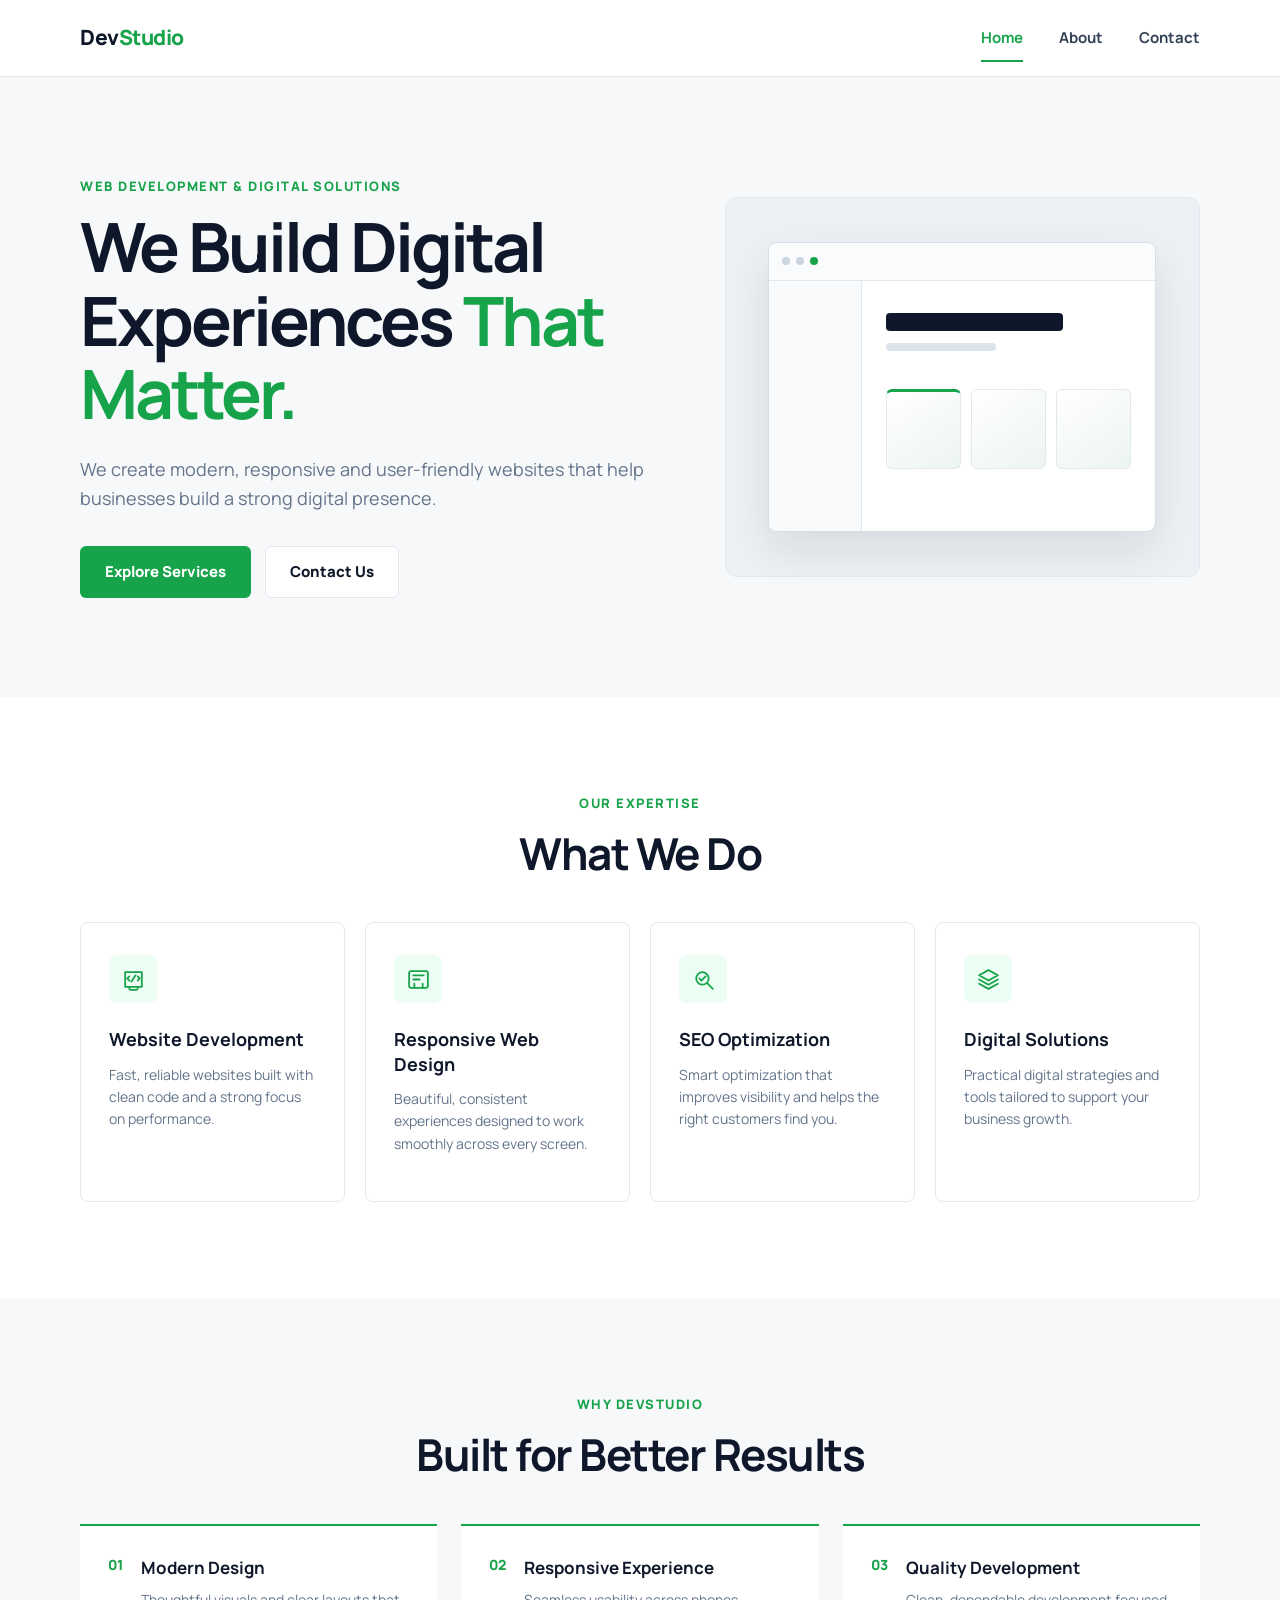
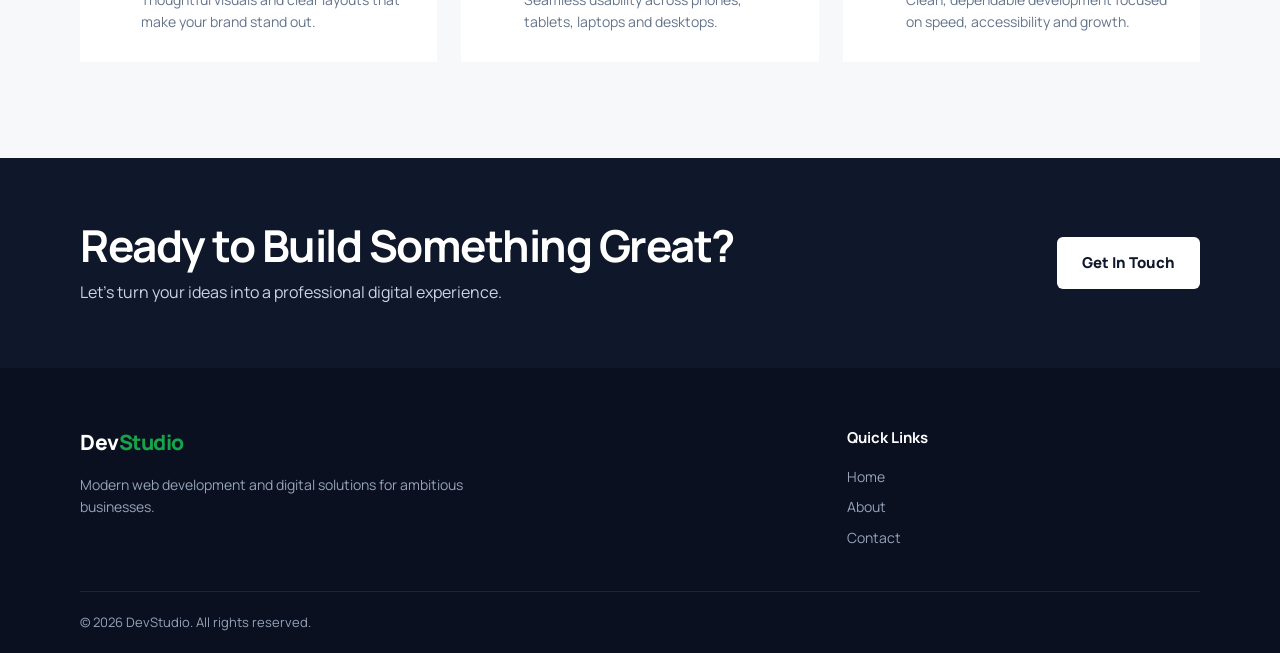
<file: index.html>
<!DOCTYPE html>
<html lang="en">
<head>
  <meta charset="UTF-8">
  <meta name="viewport" content="width=device-width, initial-scale=1.0">
  <meta name="description" content="DevStudio creates modern, responsive websites and digital solutions for growing businesses.">
  <title>DevStudio | Web Development & Digital Solutions</title>
  <link rel="preconnect" href="https://fonts.googleapis.com">
  <link rel="preconnect" href="https://fonts.gstatic.com" crossorigin>
  <link href="https://fonts.googleapis.com/css2?family=Manrope:wght@400;500;600;700;800&display=swap" rel="stylesheet">
  <link rel="stylesheet" href="css/style.css">
</head>
<body>
  <header class="site-header">
    <nav class="navbar container" aria-label="Main navigation">
      <a class="logo" href="index.html" aria-label="DevStudio home">Dev<span>Studio</span></a>

      <button class="menu-toggle" type="button" aria-expanded="false" aria-controls="nav-links" aria-label="Open navigation menu">
        <span></span>
        <span></span>
        <span></span>
      </button>

      <ul class="nav-links" id="nav-links">
        <li><a class="active" href="index.html" aria-current="page">Home</a></li>
        <li><a href="about.html">About</a></li>
        <li><a href="contact.html">Contact</a></li>
      </ul>
    </nav>
  </header>

  <main>
    <section class="hero">
      <div class="container hero-content">
        <div class="hero-copy">
          <p class="eyebrow">Web development & digital solutions</p>
          <h1>We Build Digital Experiences <span>That Matter.</span></h1>
          <p class="hero-description">We create modern, responsive and user-friendly websites that help businesses build a strong digital presence.</p>
          <div class="hero-actions">
            <a class="button button-primary" href="#services">Explore Services</a>
            <a class="button button-secondary" href="contact.html">Contact Us</a>
          </div>
        </div>

        <div class="hero-visual" aria-label="Website development illustration">
          <div class="browser-window">
            <div class="browser-bar">
              <span></span>
              <span></span>
              <span></span>
            </div>
            <div class="browser-content">
              <div class="mock-sidebar"></div>
              <div class="mock-main">
                <div class="mock-line mock-line-large"></div>
                <div class="mock-line"></div>
                <div class="mock-cards">
                  <div></div>
                  <div></div>
                  <div></div>
                </div>
              </div>
            </div>
          </div>
        </div>
      </div>
    </section>

    <section class="services section" id="services">
      <div class="container">
        <div class="section-heading">
          <p class="eyebrow">Our expertise</p>
          <h2>What We Do</h2>
        </div>

        <div class="services-grid">
          <article class="service-card">
            <div class="service-icon" aria-hidden="true">
              <svg viewBox="0 0 24 24"><path d="M4 5h16v14H4zM8 19v2M16 19v2M9 22h6M8 9l-2 2 2 2M16 9l2 2-2 2M14 8l-4 6"/></svg>
            </div>
            <h3>Website Development</h3>
            <p>Fast, reliable websites built with clean code and a strong focus on performance.</p>
          </article>

          <article class="service-card">
            <div class="service-icon" aria-hidden="true">
              <svg viewBox="0 0 24 24"><rect x="3" y="4" width="18" height="16" rx="2"/><path d="M8 20v-4M16 20v-4M7 8h10M7 12h6"/></svg>
            </div>
            <h3>Responsive Web Design</h3>
            <p>Beautiful, consistent experiences designed to work smoothly across every screen.</p>
          </article>

          <article class="service-card">
            <div class="service-icon" aria-hidden="true">
              <svg viewBox="0 0 24 24"><circle cx="11" cy="11" r="6"/><path d="M16 16l5 5M8 11l2 2 4-4"/></svg>
            </div>
            <h3>SEO Optimization</h3>
            <p>Smart optimization that improves visibility and helps the right customers find you.</p>
          </article>

          <article class="service-card">
            <div class="service-icon" aria-hidden="true">
              <svg viewBox="0 0 24 24"><path d="M12 3l9 5-9 5-9-5 9-5zM3 12l9 5 9-5M3 16l9 5 9-5"/></svg>
            </div>
            <h3>Digital Solutions</h3>
            <p>Practical digital strategies and tools tailored to support your business growth.</p>
          </article>
        </div>
      </div>
    </section>

    <section class="why-us section">
      <div class="container">
        <div class="section-heading">
          <p class="eyebrow">Why DevStudio</p>
          <h2>Built for Better Results</h2>
        </div>

        <div class="benefits-grid">
          <article class="benefit">
            <span class="benefit-number">01</span>
            <div>
              <h3>Modern Design</h3>
              <p>Thoughtful visuals and clear layouts that make your brand stand out.</p>
            </div>
          </article>
          <article class="benefit">
            <span class="benefit-number">02</span>
            <div>
              <h3>Responsive Experience</h3>
              <p>Seamless usability across phones, tablets, laptops and desktops.</p>
            </div>
          </article>
          <article class="benefit">
            <span class="benefit-number">03</span>
            <div>
              <h3>Quality Development</h3>
              <p>Clean, dependable development focused on speed, accessibility and growth.</p>
            </div>
          </article>
        </div>
      </div>
    </section>

    <section class="cta-section">
      <div class="container cta-content">
        <div>
          <h2>Ready to Build Something Great?</h2>
          <p>Let's turn your ideas into a professional digital experience.</p>
        </div>
        <a class="button button-light" href="contact.html">Get In Touch</a>
      </div>
    </section>
  </main>

  <footer class="site-footer">
    <div class="container footer-grid">
      <div class="footer-brand">
        <a class="logo logo-light" href="index.html">Dev<span>Studio</span></a>
        <p>Modern web development and digital solutions for ambitious businesses.</p>
      </div>
      <nav class="footer-links" aria-label="Footer navigation">
        <h2>Quick Links</h2>
        <a href="index.html">Home</a>
        <a href="about.html">About</a>
        <a href="contact.html">Contact</a>
      </nav>
    </div>
    <div class="container footer-bottom">
      <p>&copy; <span id="year"></span> DevStudio. All rights reserved.</p>
    </div>
  </footer>

  <script src="js/script.js"></script>
</body>
</html>
</file>
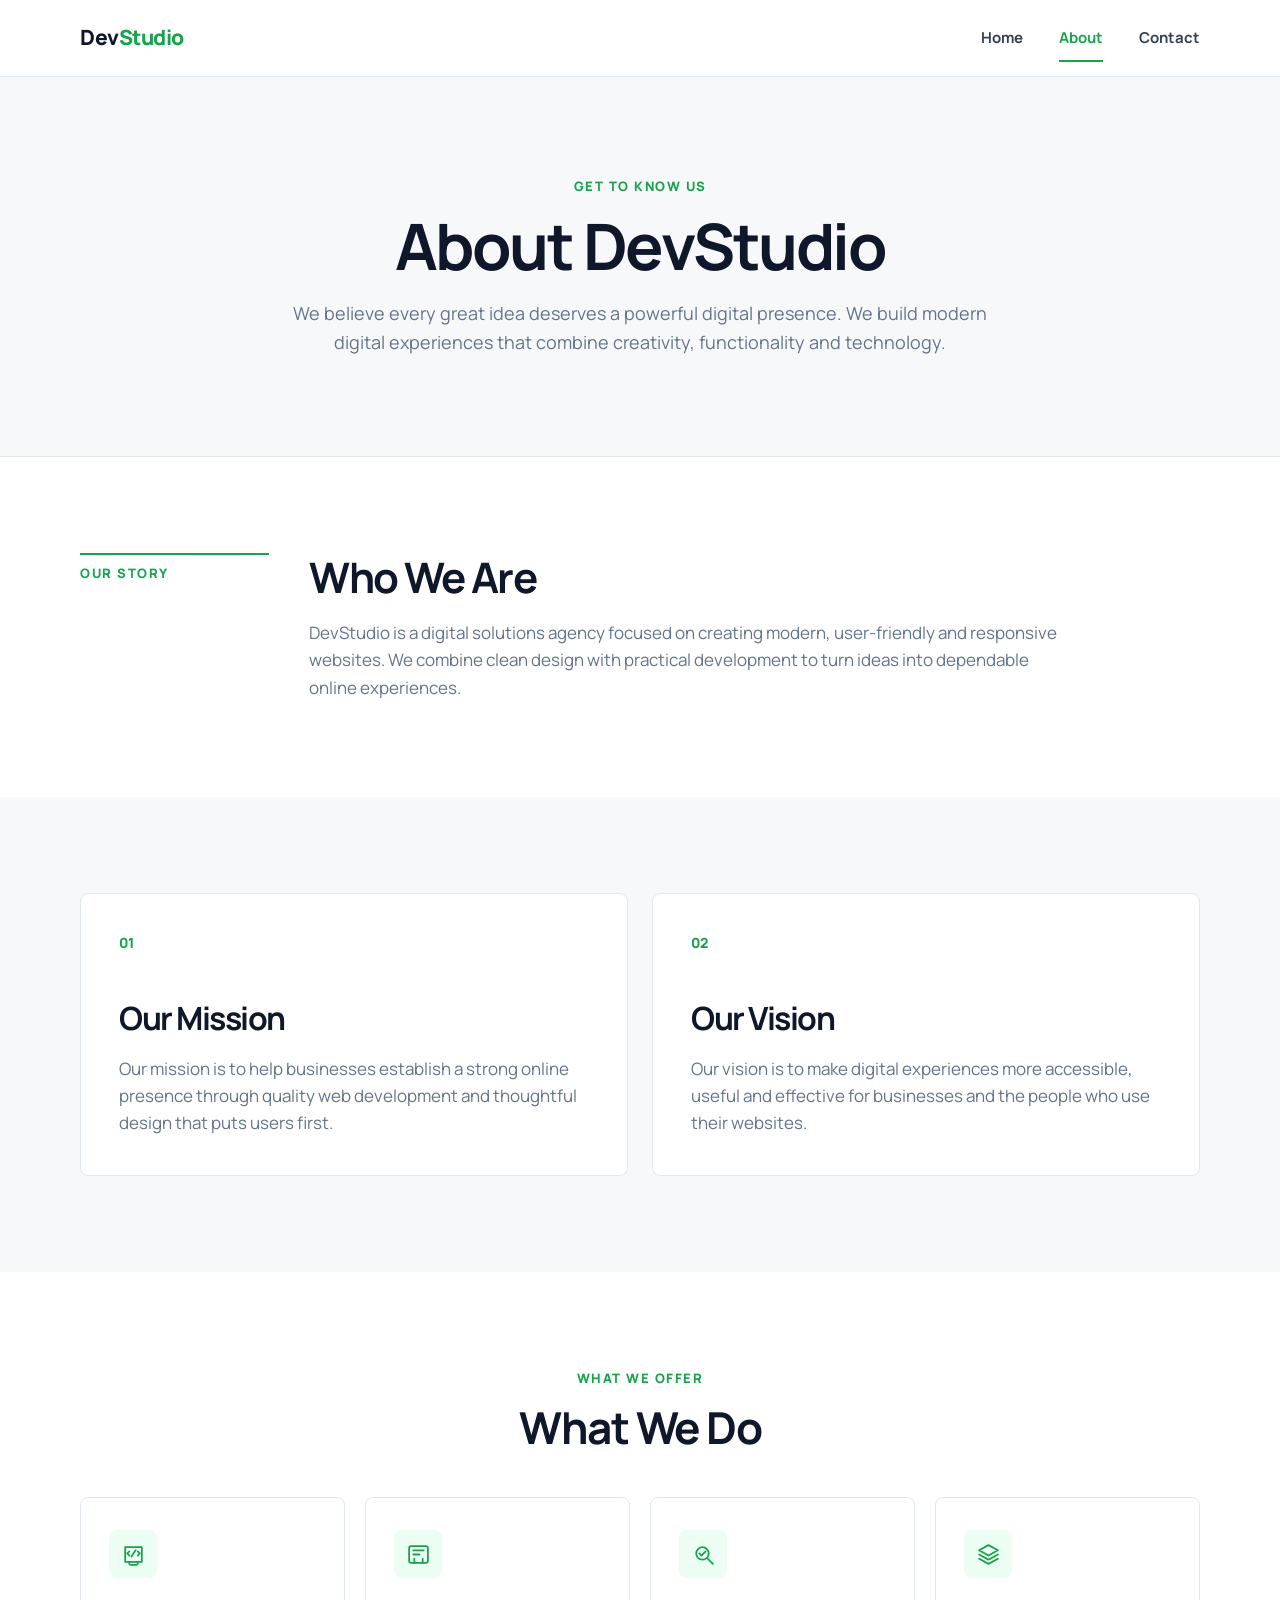
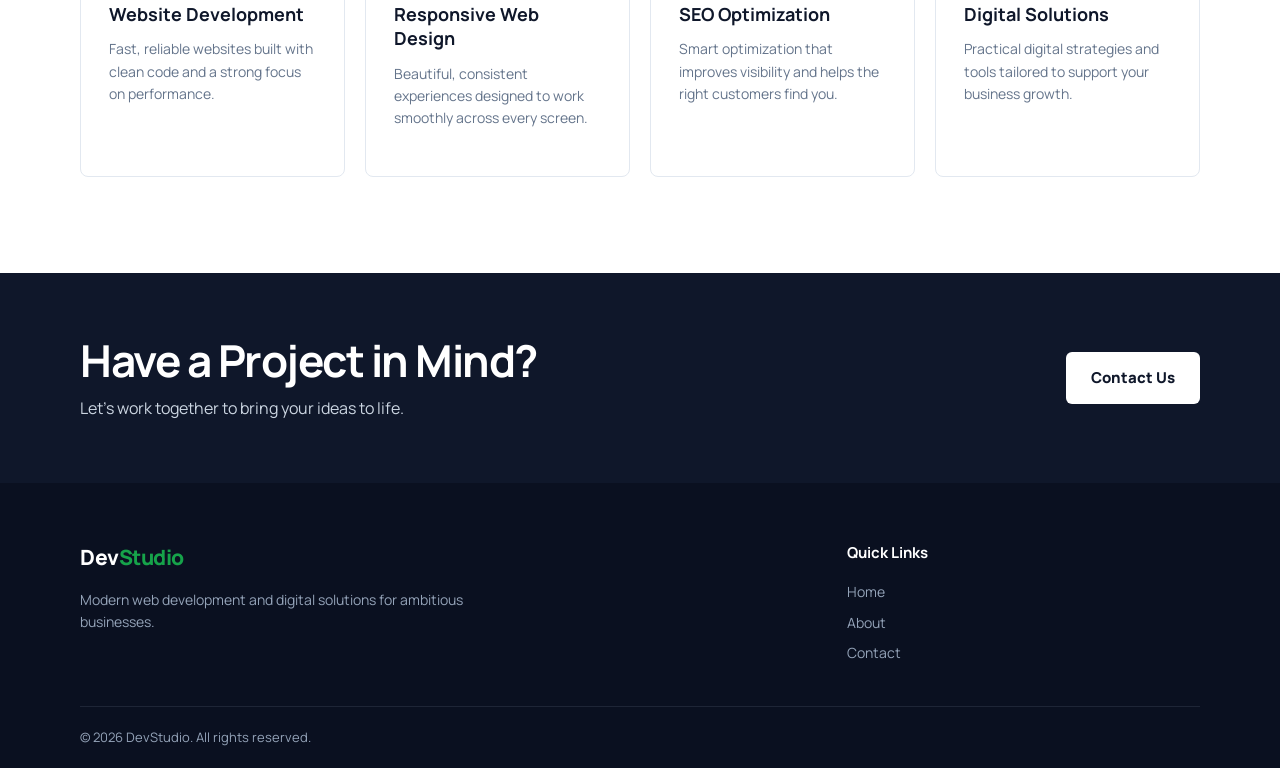
<file: about.html>
<!DOCTYPE html>
<html lang="en">
<head>
  <meta charset="UTF-8">
  <meta name="viewport" content="width=device-width, initial-scale=1.0">
  <meta name="description" content="Learn about DevStudio, our mission, our vision and the digital solutions we provide.">
  <title>About | DevStudio</title>
  <link rel="preconnect" href="https://fonts.googleapis.com">
  <link rel="preconnect" href="https://fonts.gstatic.com" crossorigin>
  <link href="https://fonts.googleapis.com/css2?family=Manrope:wght@400;500;600;700;800&display=swap" rel="stylesheet">
  <link rel="stylesheet" href="css/style.css">
</head>
<body>
  <header class="site-header">
    <nav class="navbar container" aria-label="Main navigation">
      <a class="logo" href="index.html" aria-label="DevStudio home">Dev<span>Studio</span></a>

      <button class="menu-toggle" type="button" aria-expanded="false" aria-controls="nav-links" aria-label="Open navigation menu">
        <span></span>
        <span></span>
        <span></span>
      </button>

      <ul class="nav-links" id="nav-links">
        <li><a href="index.html">Home</a></li>
        <li><a class="active" href="about.html" aria-current="page">About</a></li>
        <li><a href="contact.html">Contact</a></li>
      </ul>
    </nav>
  </header>

  <main>
    <section class="about-hero">
      <div class="container about-hero-content">
        <p class="eyebrow">Get to know us</p>
        <h1>About DevStudio</h1>
        <p>We believe every great idea deserves a powerful digital presence. We build modern digital experiences that combine creativity, functionality and technology.</p>
      </div>
    </section>

    <section class="who-we-are section">
      <div class="container content-grid">
        <div class="content-label">
          <p class="eyebrow">Our story</p>
        </div>
        <div class="content-copy">
          <h2>Who We Are</h2>
          <p>DevStudio is a digital solutions agency focused on creating modern, user-friendly and responsive websites. We combine clean design with practical development to turn ideas into dependable online experiences.</p>
        </div>
      </div>
    </section>

    <section class="purpose-section section">
      <div class="container purpose-grid">
        <article class="purpose-card">
          <span class="purpose-number">01</span>
          <h2>Our Mission</h2>
          <p>Our mission is to help businesses establish a strong online presence through quality web development and thoughtful design that puts users first.</p>
        </article>

        <article class="purpose-card">
          <span class="purpose-number">02</span>
          <h2>Our Vision</h2>
          <p>Our vision is to make digital experiences more accessible, useful and effective for businesses and the people who use their websites.</p>
        </article>
      </div>
    </section>

    <section class="about-services section">
      <div class="container">
        <div class="section-heading">
          <p class="eyebrow">What we offer</p>
          <h2>What We Do</h2>
        </div>

        <div class="services-grid">
          <article class="service-card">
            <div class="service-icon" aria-hidden="true">
              <svg viewBox="0 0 24 24"><path d="M4 5h16v14H4zM8 19v2M16 19v2M9 22h6M8 9l-2 2 2 2M16 9l2 2-2 2M14 8l-4 6"/></svg>
            </div>
            <h3>Website Development</h3>
            <p>Fast, reliable websites built with clean code and a strong focus on performance.</p>
          </article>

          <article class="service-card">
            <div class="service-icon" aria-hidden="true">
              <svg viewBox="0 0 24 24"><rect x="3" y="4" width="18" height="16" rx="2"/><path d="M8 20v-4M16 20v-4M7 8h10M7 12h6"/></svg>
            </div>
            <h3>Responsive Web Design</h3>
            <p>Beautiful, consistent experiences designed to work smoothly across every screen.</p>
          </article>

          <article class="service-card">
            <div class="service-icon" aria-hidden="true">
              <svg viewBox="0 0 24 24"><circle cx="11" cy="11" r="6"/><path d="M16 16l5 5M8 11l2 2 4-4"/></svg>
            </div>
            <h3>SEO Optimization</h3>
            <p>Smart optimization that improves visibility and helps the right customers find you.</p>
          </article>

          <article class="service-card">
            <div class="service-icon" aria-hidden="true">
              <svg viewBox="0 0 24 24"><path d="M12 3l9 5-9 5-9-5 9-5zM3 12l9 5 9-5M3 16l9 5 9-5"/></svg>
            </div>
            <h3>Digital Solutions</h3>
            <p>Practical digital strategies and tools tailored to support your business growth.</p>
          </article>
        </div>
      </div>
    </section>

    <section class="cta-section">
      <div class="container cta-content">
        <div>
          <h2>Have a Project in Mind?</h2>
          <p>Let's work together to bring your ideas to life.</p>
        </div>
        <a class="button button-light" href="contact.html">Contact Us</a>
      </div>
    </section>
  </main>

  <footer class="site-footer">
    <div class="container footer-grid">
      <div class="footer-brand">
        <a class="logo logo-light" href="index.html">Dev<span>Studio</span></a>
        <p>Modern web development and digital solutions for ambitious businesses.</p>
      </div>
      <nav class="footer-links" aria-label="Footer navigation">
        <h2>Quick Links</h2>
        <a href="index.html">Home</a>
        <a href="about.html">About</a>
        <a href="contact.html">Contact</a>
      </nav>
    </div>
    <div class="container footer-bottom">
      <p>&copy; <span id="year"></span> DevStudio. All rights reserved.</p>
    </div>
  </footer>

  <script src="js/script.js"></script>
</body>
</html>
</file>
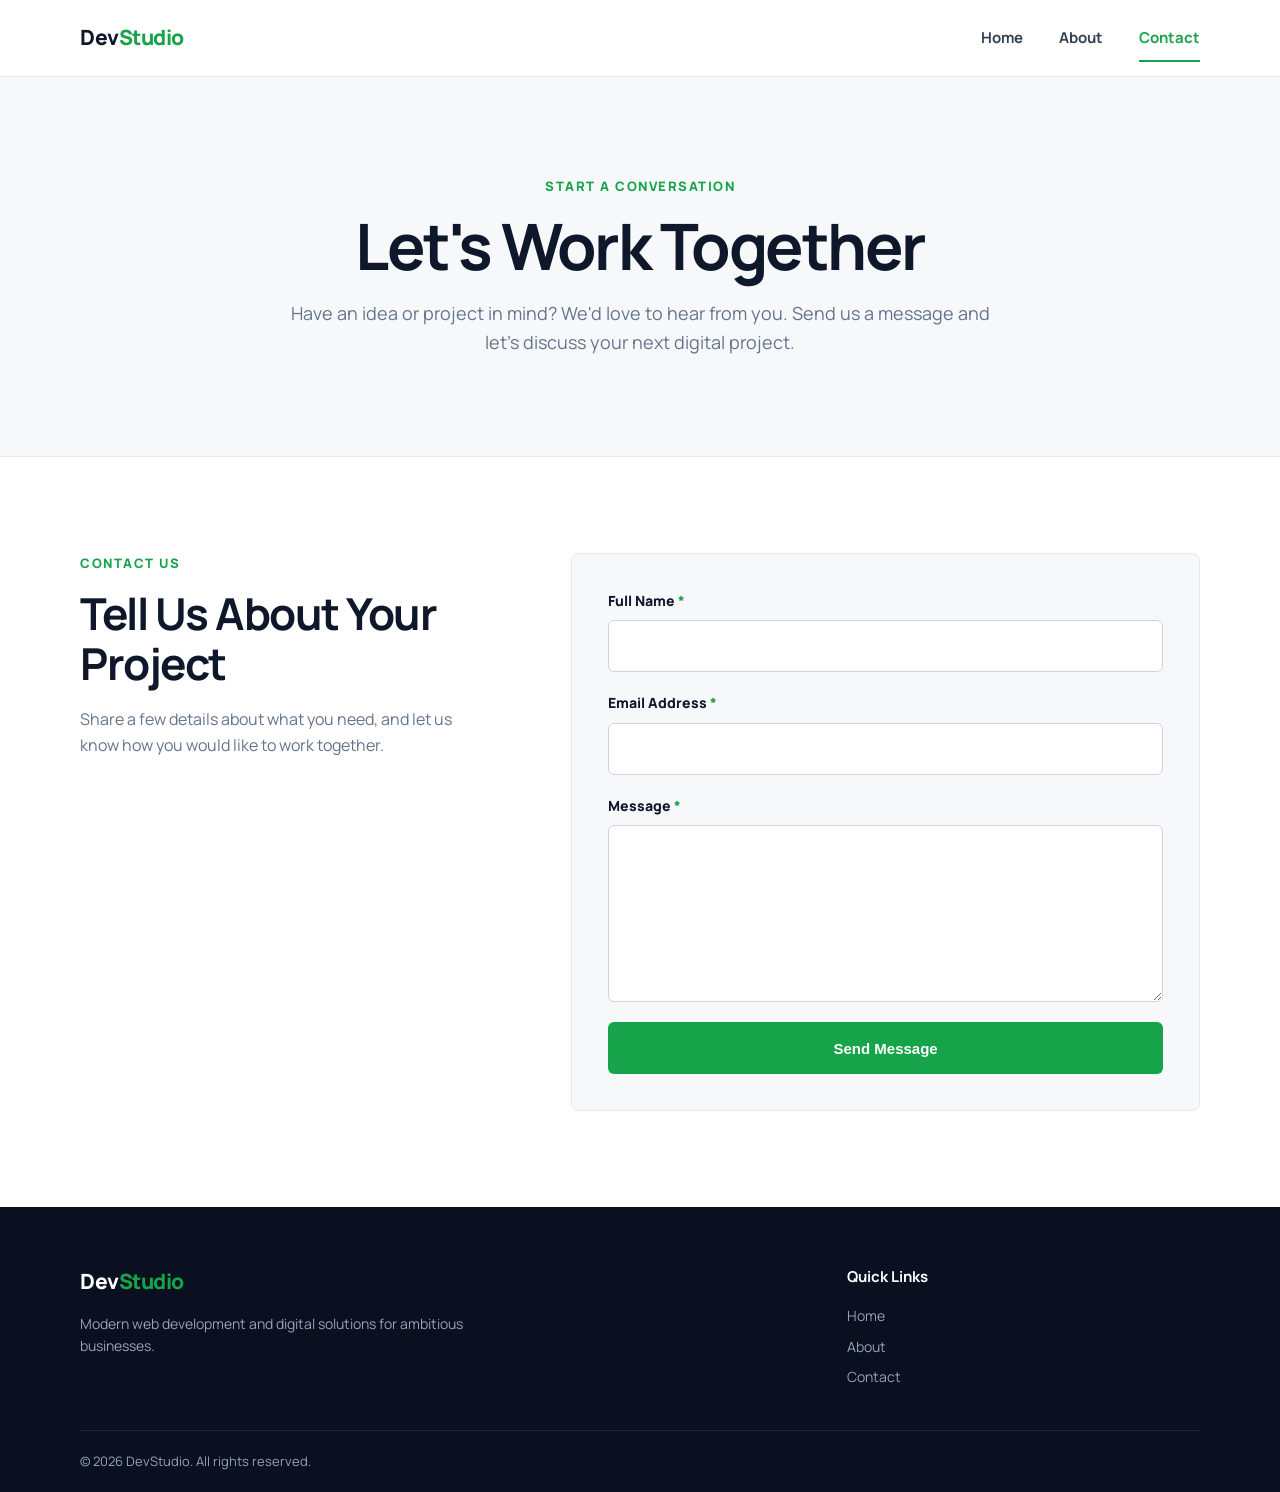
<file: contact.html>
<!DOCTYPE html>
<html lang="en">
<head>
  <meta charset="UTF-8">
  <meta name="viewport" content="width=device-width, initial-scale=1.0">
  <meta name="description" content="Contact DevStudio to discuss your next web development or digital solutions project.">
  <title>Contact | DevStudio</title>
  <link rel="preconnect" href="https://fonts.googleapis.com">
  <link rel="preconnect" href="https://fonts.gstatic.com" crossorigin>
  <link href="https://fonts.googleapis.com/css2?family=Manrope:wght@400;500;600;700;800&display=swap" rel="stylesheet">
  <link rel="stylesheet" href="css/style.css">
</head>
<body>
  <header class="site-header">
    <nav class="navbar container" aria-label="Main navigation">
      <a class="logo" href="index.html" aria-label="DevStudio home">Dev<span>Studio</span></a>

      <button class="menu-toggle" type="button" aria-expanded="false" aria-controls="nav-links" aria-label="Open navigation menu">
        <span></span>
        <span></span>
        <span></span>
      </button>

      <ul class="nav-links" id="nav-links">
        <li><a href="index.html">Home</a></li>
        <li><a href="about.html">About</a></li>
        <li><a class="active" href="contact.html" aria-current="page">Contact</a></li>
      </ul>
    </nav>
  </header>

  <main>
    <section class="contact-hero">
      <div class="container contact-hero-content">
        <p class="eyebrow">Start a conversation</p>
        <h1>Let's Work Together</h1>
        <p>Have an idea or project in mind? We'd love to hear from you. Send us a message and let's discuss your next digital project.</p>
      </div>
    </section>

    <section class="contact-section section">
      <div class="container contact-grid">
        <div class="contact-intro">
          <p class="eyebrow">Contact us</p>
          <h2>Tell Us About Your Project</h2>
          <p>Share a few details about what you need, and let us know how you would like to work together.</p>
        </div>

        <form class="contact-form" id="contact-form" novalidate>
          <div class="form-group">
            <label for="name">Full Name <span aria-hidden="true">*</span></label>
            <input type="text" id="name" name="name" autocomplete="name" required>
          </div>

          <div class="form-group">
            <label for="email">Email Address <span aria-hidden="true">*</span></label>
            <input type="email" id="email" name="email" autocomplete="email" required>
          </div>

          <div class="form-group">
            <label for="message">Message <span aria-hidden="true">*</span></label>
            <textarea id="message" name="message" rows="7" required></textarea>
          </div>

          <button class="button button-primary form-button" type="submit">Send Message</button>
        </form>
      </div>
    </section>
  </main>

  <footer class="site-footer">
    <div class="container footer-grid">
      <div class="footer-brand">
        <a class="logo logo-light" href="index.html">Dev<span>Studio</span></a>
        <p>Modern web development and digital solutions for ambitious businesses.</p>
      </div>
      <nav class="footer-links" aria-label="Footer navigation">
        <h2>Quick Links</h2>
        <a href="index.html">Home</a>
        <a href="about.html">About</a>
        <a href="contact.html">Contact</a>
      </nav>
    </div>
    <div class="container footer-bottom">
      <p>&copy; <span id="year"></span> DevStudio. All rights reserved.</p>
    </div>
  </footer>

  <script src="js/script.js"></script>
</body>
</html>
</file>
<file: css/style.css>
:root {
  --navy: #0f172a;
  --navy-soft: #334155;
  --green: #16a34a;
  --green-dark: #12813b;
  --green-light: #ecfdf3;
  --grey-bg: #f7f8fa;
  --border: #e2e8f0;
  --white: #ffffff;
  --container: 1120px;
}

* {
  box-sizing: border-box;
  margin: 0;
  padding: 0;
}

html {
  scroll-behavior: smooth;
}

body {
  font-family: "Manrope", Arial, sans-serif;
  color: var(--navy);
  background: var(--white);
  line-height: 1.6;
}

a {
  color: inherit;
  text-decoration: none;
}

ul {
  list-style: none;
}

.container {
  width: min(calc(100% - 40px), var(--container));
  margin-inline: auto;
}

.section {
  padding: 96px 0;
}

.site-header {
  position: sticky;
  top: 0;
  z-index: 100;
  background: rgba(255, 255, 255, 0.96);
  border-bottom: 1px solid var(--border);
}

.navbar {
  min-height: 76px;
  display: flex;
  align-items: center;
  justify-content: space-between;
}

.logo {
  font-size: 21px;
  font-weight: 800;
  letter-spacing: -0.5px;
}

.logo span {
  color: var(--green);
}

.nav-links {
  display: flex;
  align-items: center;
  gap: 36px;
}

.nav-links a {
  position: relative;
  display: block;
  color: var(--navy-soft);
  font-size: 15px;
  font-weight: 700;
  transition: color 180ms ease;
}

.nav-links a:hover,
.nav-links a.active {
  color: var(--green);
}

.nav-links a.active::after {
  content: "";
  position: absolute;
  left: 0;
  right: 0;
  bottom: -12px;
  height: 2px;
  background: var(--green);
}

.menu-toggle {
  display: none;
  width: 42px;
  height: 42px;
  border: 0;
  border-radius: 8px;
  background: transparent;
  cursor: pointer;
}

.menu-toggle span {
  display: block;
  width: 22px;
  height: 2px;
  margin: 5px auto;
  background: var(--navy);
  transition: 180ms ease;
}

.hero {
  min-height: 620px;
  display: flex;
  align-items: center;
  background: var(--grey-bg);
  overflow: hidden;
}

.hero-content {
  display: grid;
  grid-template-columns: 1.1fr 0.9fr;
  align-items: center;
  gap: 64px;
  padding: 72px 0;
}

.eyebrow {
  margin-bottom: 14px;
  color: var(--green);
  font-size: 13px;
  font-weight: 800;
  letter-spacing: 1.5px;
  text-transform: uppercase;
}

.hero h1 {
  max-width: 650px;
  font-size: clamp(44px, 6vw, 68px);
  line-height: 1.08;
  letter-spacing: -3px;
}

.hero h1 span {
  color: var(--green);
}

.hero-description {
  max-width: 610px;
  margin-top: 24px;
  color: #64748b;
  font-size: 18px;
}

.hero-actions {
  display: flex;
  gap: 14px;
  margin-top: 34px;
}

.button {
  min-height: 52px;
  display: inline-flex;
  align-items: center;
  justify-content: center;
  padding: 0 24px;
  border: 1px solid transparent;
  border-radius: 6px;
  font-size: 15px;
  font-weight: 800;
  transition: background 180ms ease, border-color 180ms ease, color 180ms ease, transform 180ms ease;
}

.button:hover {
  transform: translateY(-2px);
}

.button-primary {
  color: var(--white);
  background: var(--green);
}

.button-primary:hover {
  background: var(--green-dark);
}

.button-secondary {
  border-color: var(--border);
  background: var(--white);
}

.button-secondary:hover {
  border-color: var(--green);
  color: var(--green);
}

.hero-visual {
  min-height: 380px;
  display: grid;
  place-items: center;
  border: 1px solid var(--border);
  border-radius: 12px;
  background: #edf1f5;
}

.browser-window {
  width: 82%;
  overflow: hidden;
  border: 1px solid #d5dde7;
  border-radius: 9px;
  background: var(--white);
  box-shadow: 0 18px 45px rgba(15, 23, 42, 0.10);
}

.browser-bar {
  height: 38px;
  display: flex;
  align-items: center;
  gap: 6px;
  padding: 0 13px;
  border-bottom: 1px solid var(--border);
  background: #fafbfc;
}

.browser-bar span {
  width: 8px;
  height: 8px;
  border-radius: 50%;
  background: #cbd5e1;
}

.browser-bar span:last-child {
  background: var(--green);
}

.browser-content {
  height: 250px;
  display: grid;
  grid-template-columns: 24% 76%;
}

.mock-sidebar {
  border-right: 1px solid var(--border);
  background: #f8fafc;
}

.mock-main {
  padding: 32px 24px;
}

.mock-line {
  width: 45%;
  height: 8px;
  margin-bottom: 12px;
  border-radius: 4px;
  background: #dbe4ec;
}

.mock-line-large {
  width: 72%;
  height: 18px;
  background: var(--navy);
}

.mock-cards {
  display: grid;
  grid-template-columns: repeat(3, 1fr);
  gap: 10px;
  margin-top: 38px;
}

.mock-cards div {
  height: 80px;
  border: 1px solid var(--border);
  border-radius: 6px;
  background: linear-gradient(145deg, var(--white), #edf5f0);
}

.mock-cards div:first-child {
  border-top: 3px solid var(--green);
}

.section-heading {
  margin-bottom: 44px;
  text-align: center;
}

.section-heading h2,
.cta-content h2 {
  font-size: clamp(32px, 4vw, 44px);
  line-height: 1.15;
  letter-spacing: -1.5px;
}

.services {
  background: var(--white);
}

.services-grid {
  display: grid;
  grid-template-columns: repeat(4, 1fr);
  gap: 20px;
}

.service-card {
  min-height: 280px;
  padding: 32px 28px;
  border: 1px solid var(--border);
  border-radius: 8px;
  background: var(--white);
  transition: border-color 180ms ease, transform 180ms ease, box-shadow 180ms ease;
}

.service-card:hover {
  transform: translateY(-6px);
  border-color: #bbf7d0;
  box-shadow: 0 14px 35px rgba(15, 23, 42, 0.07);
}

.service-icon {
  width: 48px;
  height: 48px;
  display: grid;
  place-items: center;
  margin-bottom: 24px;
  border-radius: 8px;
  color: var(--green);
  background: var(--green-light);
}

.service-icon svg {
  width: 25px;
  height: 25px;
  fill: none;
  stroke: currentColor;
  stroke-width: 1.7;
  stroke-linecap: round;
  stroke-linejoin: round;
}

.service-card h3 {
  margin-bottom: 12px;
  font-size: 18px;
  line-height: 1.35;
}

.service-card p,
.benefit p,
.footer-brand p {
  color: #64748b;
  font-size: 14px;
}

.why-us {
  background: var(--grey-bg);
}

.benefits-grid {
  display: grid;
  grid-template-columns: repeat(3, 1fr);
  gap: 24px;
}

.benefit {
  display: flex;
  gap: 18px;
  padding: 28px;
  border-top: 2px solid var(--green);
  background: var(--white);
}

.benefit-number {
  flex: 0 0 auto;
  color: var(--green);
  font-size: 14px;
  font-weight: 800;
}

.benefit h3 {
  margin-bottom: 8px;
  font-size: 17px;
}

.cta-section {
  padding: 62px 0;
  color: var(--white);
  background: var(--navy);
}

.cta-content {
  display: flex;
  align-items: center;
  justify-content: space-between;
  gap: 40px;
}

.cta-content p {
  margin-top: 10px;
  color: #cbd5e1;
}

.button-light {
  flex: 0 0 auto;
  color: var(--navy);
  background: var(--white);
}

.button-light:hover {
  color: var(--green-dark);
  background: #f0fdf4;
}

.site-footer {
  color: #cbd5e1;
  background: #0a1020;
}

.footer-grid {
  display: grid;
  grid-template-columns: 2fr 1fr;
  gap: 60px;
  padding: 58px 0 42px;
}

.logo-light {
  color: var(--white);
}

.footer-brand p {
  max-width: 390px;
  margin-top: 14px;
  color: #94a3b8;
}

.footer-links {
  display: flex;
  flex-direction: column;
  align-items: flex-start;
  gap: 8px;
}

.footer-links h2 {
  margin-bottom: 8px;
  color: var(--white);
  font-size: 15px;
}

.footer-links a {
  color: #94a3b8;
  font-size: 14px;
  transition: color 180ms ease;
}

.footer-links a:hover {
  color: var(--green);
}

.footer-bottom {
  padding: 20px 0;
  border-top: 1px solid rgba(148, 163, 184, 0.14);
}

.footer-bottom p {
  color: #94a3b8;
  font-size: 13px;
}

@media (max-width: 900px) {
  .hero-content {
    grid-template-columns: 1fr 0.8fr;
    gap: 36px;
  }

  .services-grid {
    grid-template-columns: repeat(2, 1fr);
  }

  .benefits-grid {
    grid-template-columns: 1fr;
  }
}

@media (max-width: 700px) {
  .container {
    width: min(calc(100% - 32px), var(--container));
  }

  .section {
    padding: 72px 0;
  }

  .menu-toggle {
    display: block;
  }

  .nav-links {
    position: absolute;
    top: 76px;
    left: 16px;
    right: 16px;
    display: none;
    flex-direction: column;
    align-items: stretch;
    gap: 0;
    padding: 10px;
    border: 1px solid var(--border);
    border-radius: 8px;
    background: var(--white);
    box-shadow: 0 12px 30px rgba(15, 23, 42, 0.10);
  }

  .nav-links.open {
    display: flex;
  }

  .nav-links a {
    padding: 12px 14px;
  }

  .nav-links a.active::after {
    display: none;
  }

  .menu-toggle.open span:nth-child(1) {
    transform: translateY(7px) rotate(45deg);
  }

  .menu-toggle.open span:nth-child(2) {
    opacity: 0;
  }

  .menu-toggle.open span:nth-child(3) {
    transform: translateY(-7px) rotate(-45deg);
  }

  .hero {
    min-height: auto;
  }

  .hero-content {
    grid-template-columns: 1fr;
    padding: 64px 0;
  }

  .hero h1 {
    font-size: clamp(40px, 12vw, 54px);
    letter-spacing: -2px;
  }

  .hero-description {
    font-size: 16px;
  }

  .hero-visual {
    min-height: 300px;
  }

  .browser-content {
    height: 190px;
  }

  .services-grid {
    grid-template-columns: 1fr;
  }

  .service-card {
    min-height: 0;
  }

  .cta-content {
    align-items: flex-start;
    flex-direction: column;
  }

  .footer-grid {
    grid-template-columns: 1fr;
    gap: 36px;
  }
}

@media (max-width: 430px) {
  .hero-actions {
    flex-direction: column;
  }

  .hero-actions .button {
    width: 100%;
  }

  .hero-visual {
    min-height: 250px;
  }

  .browser-content {
    height: 150px;
  }

  .mock-main {
    padding: 22px 16px;
  }

  .mock-cards {
    margin-top: 24px;
  }

  .mock-cards div {
    height: 54px;
  }
}

.about-hero {
  min-height: 380px;
  display: flex;
  align-items: center;
  background: var(--grey-bg);
  border-bottom: 1px solid var(--border);
}

.about-hero-content {
  max-width: 790px;
  text-align: center;
  padding: 72px 0;
}

.about-hero h1 {
  margin-bottom: 18px;
  font-size: clamp(42px, 7vw, 64px);
  line-height: 1.1;
  letter-spacing: -2.5px;
}

.about-hero-content > p:last-child {
  max-width: 720px;
  margin-inline: auto;
  color: #64748b;
  font-size: 18px;
}

.who-we-are {
  background: var(--white);
}

.content-grid {
  display: grid;
  grid-template-columns: 0.35fr 1.65fr;
  gap: 40px;
  align-items: start;
}

.content-label {
  padding-top: 8px;
  border-top: 2px solid var(--green);
}

.content-copy h2,
.purpose-card h2 {
  margin-bottom: 18px;
  font-size: clamp(30px, 4vw, 42px);
  line-height: 1.15;
  letter-spacing: -1.5px;
}

.content-copy p,
.purpose-card p {
  max-width: 760px;
  color: #64748b;
  font-size: 17px;
}

.purpose-section {
  background: var(--grey-bg);
}

.purpose-grid {
  display: grid;
  grid-template-columns: repeat(2, 1fr);
  gap: 24px;
}

.purpose-card {
  min-height: 280px;
  padding: 38px;
  border: 1px solid var(--border);
  border-radius: 8px;
  background: var(--white);
}

.purpose-card h2 {
  font-size: 32px;
}

.purpose-number {
  display: block;
  margin-bottom: 46px;
  color: var(--green);
  font-size: 14px;
  font-weight: 800;
}

.about-services {
  background: var(--white);
}

@media (max-width: 900px) {
  .content-grid {
    grid-template-columns: 0.25fr 1.75fr;
  }

  .purpose-grid {
    grid-template-columns: repeat(2, 1fr);
  }
}

@media (max-width: 700px) {
  .about-hero {
    min-height: 330px;
  }

  .about-hero-content {
    padding: 58px 0;
  }

  .about-hero h1 {
    font-size: clamp(38px, 12vw, 52px);
  }

  .about-hero-content > p:last-child {
    font-size: 16px;
  }

  .content-grid,
  .purpose-grid {
    grid-template-columns: 1fr;
  }

  .content-grid {
    gap: 28px;
  }

  .content-label {
    width: 160px;
  }

  .purpose-card {
    min-height: 0;
    padding: 30px 24px;
  }

  .purpose-number {
    margin-bottom: 32px;
  }
}

.contact-hero {
  min-height: 380px;
  display: flex;
  align-items: center;
  background: var(--grey-bg);
  border-bottom: 1px solid var(--border);
}

.contact-hero-content {
  max-width: 790px;
  text-align: center;
  padding: 72px 0;
}

.contact-hero h1 {
  margin-bottom: 18px;
  font-size: clamp(42px, 7vw, 64px);
  line-height: 1.1;
  letter-spacing: -2.5px;
}

.contact-hero-content > p:last-child {
  max-width: 720px;
  margin-inline: auto;
  color: #64748b;
  font-size: 18px;
}

.contact-section {
  background: var(--white);
}

.contact-grid {
  display: grid;
  grid-template-columns: 0.8fr 1.2fr;
  gap: 72px;
  align-items: start;
}

.contact-intro {
  position: sticky;
  top: 128px;
}

.contact-intro h2 {
  max-width: 420px;
  margin-bottom: 18px;
  font-size: clamp(32px, 4vw, 44px);
  line-height: 1.15;
  letter-spacing: -1.5px;
}

.contact-intro > p:last-child {
  max-width: 390px;
  color: #64748b;
  font-size: 16px;
}

.contact-form {
  padding: 36px;
  border: 1px solid var(--border);
  border-radius: 8px;
  background: var(--grey-bg);
}

.form-group {
  display: flex;
  flex-direction: column;
  gap: 8px;
  margin-bottom: 20px;
}

.form-group label {
  font-size: 14px;
  font-weight: 800;
}

.form-group label span {
  color: var(--green);
}

.form-group input,
.form-group textarea {
  width: 100%;
  border: 1px solid #ccd5df;
  border-radius: 6px;
  background: var(--white);
  color: var(--navy);
  font-family: "Manrope", Arial, sans-serif;
  font-size: 15px;
  outline: none;
  transition: border-color 180ms ease, box-shadow 180ms ease;
}

.form-group input {
  height: 52px;
  padding: 0 15px;
}

.form-group textarea {
  min-height: 170px;
  padding: 14px 15px;
  resize: vertical;
}

.form-group input:focus,
.form-group textarea:focus {
  border-color: var(--green);
  box-shadow: 0 0 0 3px rgba(22, 163, 74, 0.10);
}

.form-button {
  width: 100%;
  border: 0;
  cursor: pointer;
}

@media (max-width: 900px) {
  .contact-grid {
    grid-template-columns: 0.7fr 1.3fr;
    gap: 40px;
  }
}

@media (max-width: 700px) {
  .contact-hero {
    min-height: 330px;
  }

  .contact-hero-content {
    padding: 58px 0;
  }

  .contact-hero h1 {
    font-size: clamp(38px, 12vw, 52px);
  }

  .contact-hero-content > p:last-child {
    font-size: 16px;
  }

  .contact-grid {
    grid-template-columns: 1fr;
    gap: 36px;
  }

  .contact-intro {
    position: static;
  }

  .contact-form {
    padding: 24px 20px;
  }
}
</file>
